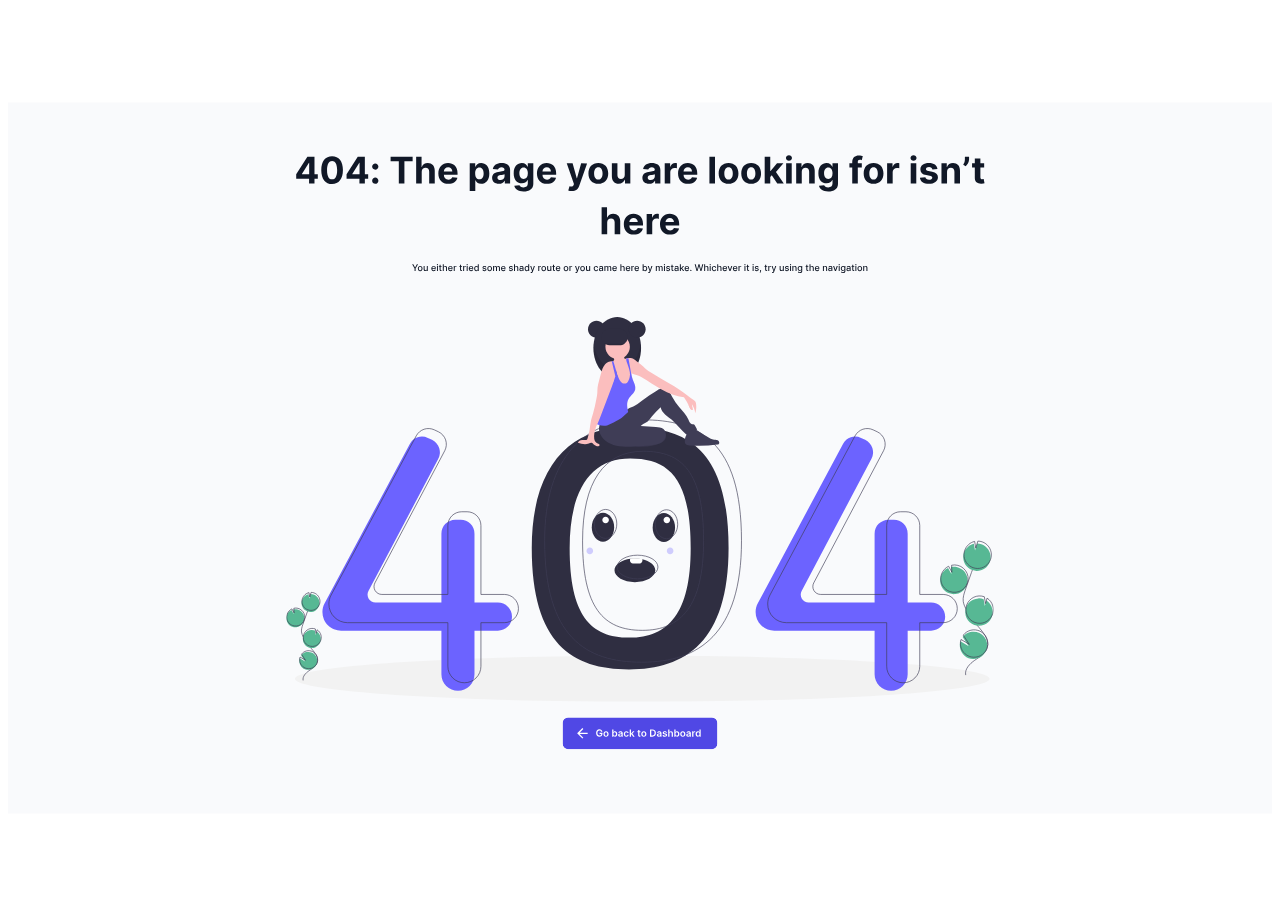
<file: eror.html>
<html lang="en">
<head>
    <meta charset="UTF-8">
    <meta http-equiv="X-UA-Compatible" content="IE=edge">
    <meta name="viewport" content="width=device-width, initial-scale=1.0">
    <title>Document</title>
    <style>
        img{
            height: 100vh;
            width: 100%;
        }
    </style>
</head>
<body>
    <img src="./img/Login.svg" alt="">
</body>
</html>
</file>
